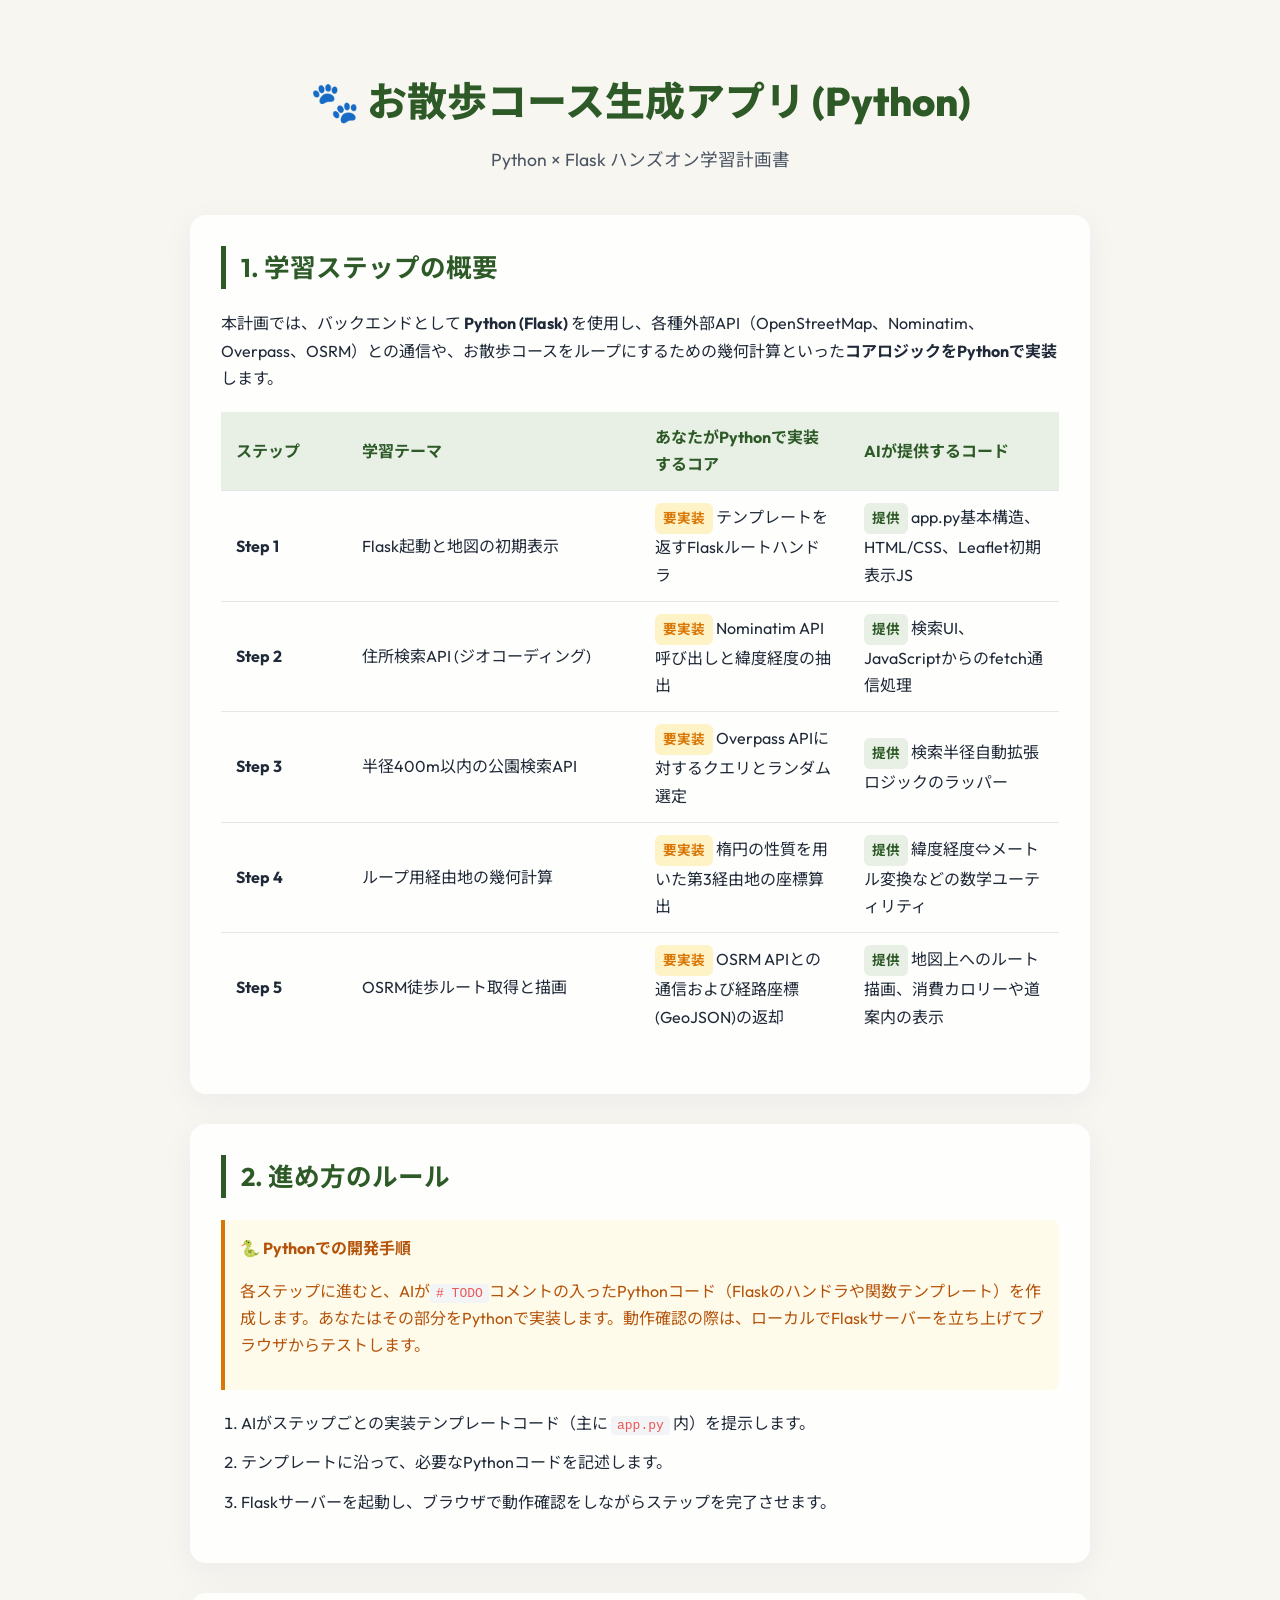
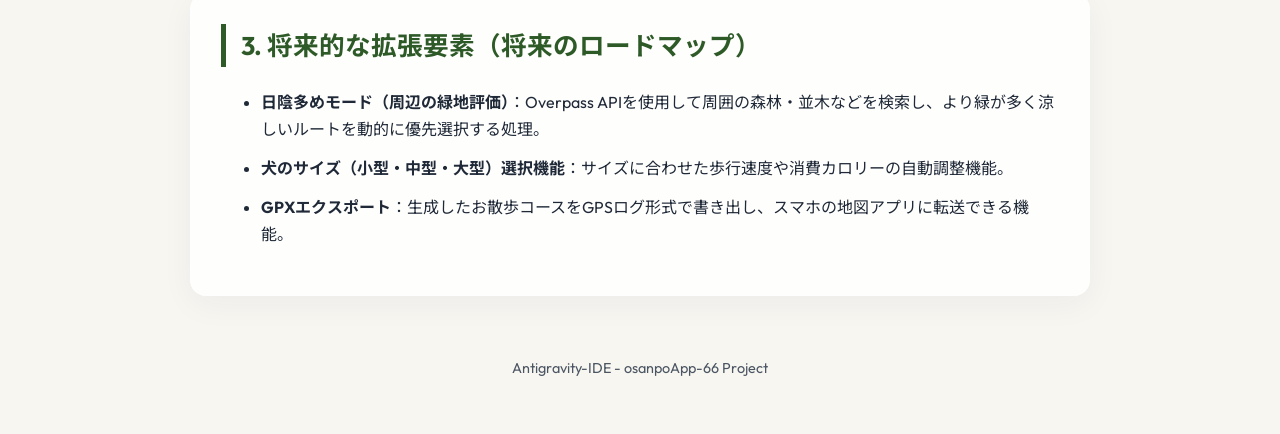
<file: plan.html>
<!DOCTYPE html>
<html lang="ja">
<head>
    <meta charset="UTF-8">
    <meta name="viewport" content="width=device-width, initial-scale=1.0">
    <title>犬のお散歩コース生成Webアプリケーション - Pythonハンズオン学習計画</title>
    <link rel="preconnect" href="https://fonts.googleapis.com">
    <link rel="preconnect" href="https://fonts.gstatic.com" crossorigin>
    <link href="https://fonts.googleapis.com/css2?family=Outfit:wght@300;400;600;800&family=Noto+Sans+JP:wght@300;400;700&display=swap" rel="stylesheet">
    <style>
        :root {
            --bg-color: #f7f6f0;
            --card-bg: rgba(255, 255, 255, 0.85);
            --primary: #2d5a27;
            --primary-light: #e8f0e6;
            --secondary: #d97706;
            --text-main: #1f2937;
            --text-muted: #4b5563;
            --border: #e5e7eb;
            --shadow: 0 8px 32px 0 rgba(31, 38, 135, 0.05);
        }

        body {
            font-family: 'Outfit', 'Noto Sans JP', sans-serif;
            background-color: var(--bg-color);
            color: var(--text-main);
            line-height: 1.7;
            margin: 0;
            padding: 40px 20px;
        }

        .container {
            max-width: 900px;
            margin: 0 auto;
        }

        header {
            text-align: center;
            margin-bottom: 40px;
        }

        h1 {
            color: var(--primary);
            font-weight: 800;
            font-size: 2.5rem;
            margin-bottom: 10px;
        }

        .subtitle {
            color: var(--text-muted);
            font-size: 1.1rem;
            margin-top: 0;
        }

        .card {
            background: var(--card-bg);
            backdrop-filter: blur(8px);
            -webkit-backdrop-filter: blur(8px);
            border: 1px solid rgba(255, 255, 255, 0.18);
            border-radius: 16px;
            padding: 30px;
            margin-bottom: 30px;
            box-shadow: var(--shadow);
        }

        h2 {
            color: var(--primary);
            border-left: 5px solid var(--primary);
            padding-left: 15px;
            margin-top: 0;
            font-size: 1.6rem;
        }

        table {
            width: 100%;
            border-collapse: collapse;
            margin: 20px 0;
        }

        th, td {
            padding: 12px 15px;
            text-align: left;
            border-bottom: 1px solid var(--border);
        }

        th {
            background-color: var(--primary-light);
            color: var(--primary);
            font-weight: 700;
        }

        tr:last-child td {
            border-bottom: none;
        }

        .badge {
            display: inline-block;
            padding: 4px 8px;
            border-radius: 6px;
            font-size: 0.85rem;
            font-weight: bold;
        }

        .badge-user {
            background-color: #fef3c7;
            color: var(--secondary);
        }

        .badge-ai {
            background-color: var(--primary-light);
            color: var(--primary);
        }

        .alert {
            border-left: 4px solid var(--secondary);
            background-color: #fffbeb;
            padding: 15px;
            border-radius: 0 8px 8px 0;
            margin: 20px 0;
            color: #b45309;
        }

        .alert-title {
            font-weight: bold;
            margin-bottom: 5px;
        }

        ol {
            padding-left: 20px;
        }

        li {
            margin-bottom: 12px;
        }

        code {
            font-family: monospace;
            background-color: #f3f4f6;
            padding: 2px 6px;
            border-radius: 4px;
            color: #eb5757;
        }

        .footer {
            text-align: center;
            font-size: 0.9rem;
            color: var(--text-muted);
            margin-top: 60px;
        }
    </style>
</head>
<body>
    <div class="container">
        <header>
            <h1>🐾 お散歩コース生成アプリ (Python)</h1>
            <p class="subtitle">Python × Flask ハンズオン学習計画書</p>
        </header>

        <div class="card">
            <h2>1. 学習ステップの概要</h2>
            <p>本計画では、バックエンドとして <strong>Python (Flask)</strong> を使用し、各種外部API（OpenStreetMap、Nominatim、Overpass、OSRM）との通信や、お散歩コースをループにするための幾何計算といった<strong>コアロジックをPythonで実装</strong>します。</p>
            
            <table>
                <thead>
                    <tr>
                        <th style="width: 15%;">ステップ</th>
                        <th style="width: 35%;">学習テーマ</th>
                        <th style="width: 25%;">あなたがPythonで実装するコア</th>
                        <th style="width: 25%;">AIが提供するコード</th>
                    </tr>
                </thead>
                <tbody>
                    <tr>
                        <td><strong>Step 1</strong></td>
                        <td>Flask起動と地図の初期表示</td>
                        <td><span class="badge badge-user">要実装</span> テンプレートを返すFlaskルートハンドラ</td>
                        <td><span class="badge badge-ai">提供</span> app.py基本構造、HTML/CSS、Leaflet初期表示JS</td>
                    </tr>
                    <tr>
                        <td><strong>Step 2</strong></td>
                        <td>住所検索API (ジオコーディング)</td>
                        <td><span class="badge badge-user">要実装</span> Nominatim API呼び出しと緯度経度の抽出</td>
                        <td><span class="badge badge-ai">提供</span> 検索UI、JavaScriptからのfetch通信処理</td>
                    </tr>
                    <tr>
                        <td><strong>Step 3</strong></td>
                        <td>半径400m以内の公園検索API</td>
                        <td><span class="badge badge-user">要実装</span> Overpass APIに対するクエリとランダム選定</td>
                        <td><span class="badge badge-ai">提供</span> 検索半径自動拡張ロジックのラッパー</td>
                    </tr>
                    <tr>
                        <td><strong>Step 4</strong></td>
                        <td>ループ用経由地の幾何計算</td>
                        <td><span class="badge badge-user">要実装</span> 楕円の性質を用いた第3経由地の座標算出</td>
                        <td><span class="badge badge-ai">提供</span> 緯度経度⇔メートル変換などの数学ユーティリティ</td>
                    </tr>
                    <tr>
                        <td><strong>Step 5</strong></td>
                        <td>OSRM徒歩ルート取得と描画</td>
                        <td><span class="badge badge-user">要実装</span> OSRM APIとの通信および経路座標(GeoJSON)の返却</td>
                        <td><span class="badge badge-ai">提供</span> 地図上へのルート描画、消費カロリーや道案内の表示</td>
                    </tr>
                </tbody>
            </table>
        </div>

        <div class="card">
            <h2>2. 進め方のルール</h2>
            <div class="alert">
                <div class="alert-title">🐍 Pythonでの開発手順</div>
                <p>各ステップに進むと、AIが<code># TODO</code>コメントの入ったPythonコード（Flaskのハンドラや関数テンプレート）を作成します。あなたはその部分をPythonで実装します。動作確認の際は、ローカルでFlaskサーバーを立ち上げてブラウザからテストします。</p>
            </div>
            <ol>
                <li>AIがステップごとの実装テンプレートコード（主に <code>app.py</code> 内）を提示します。</li>
                <li>テンプレートに沿って、必要なPythonコードを記述します。</li>
                <li>Flaskサーバーを起動し、ブラウザで動作確認をしながらステップを完了させます。</li>
            </ol>
        </div>

        <div class="card">
            <h2>3. 将来的な拡張要素（将来のロードマップ）</h2>
            <ul>
                <li><strong>日陰多めモード（周辺の緑地評価）</strong>：Overpass APIを使用して周囲の森林・並木などを検索し、より緑が多く涼しいルートを動的に優先選択する処理。</li>
                <li><strong>犬のサイズ（小型・中型・大型）選択機能</strong>：サイズに合わせた歩行速度や消費カロリーの自動調整機能。</li>
                <li><strong>GPXエクスポート</strong>：生成したお散歩コースをGPSログ形式で書き出し、スマホの地図アプリに転送できる機能。</li>
            </ul>
        </div>

        <div class="footer">
            <p>Antigravity-IDE - osanpoApp-66 Project</p>
        </div>
    </div>
</body>
</html>
</file>
